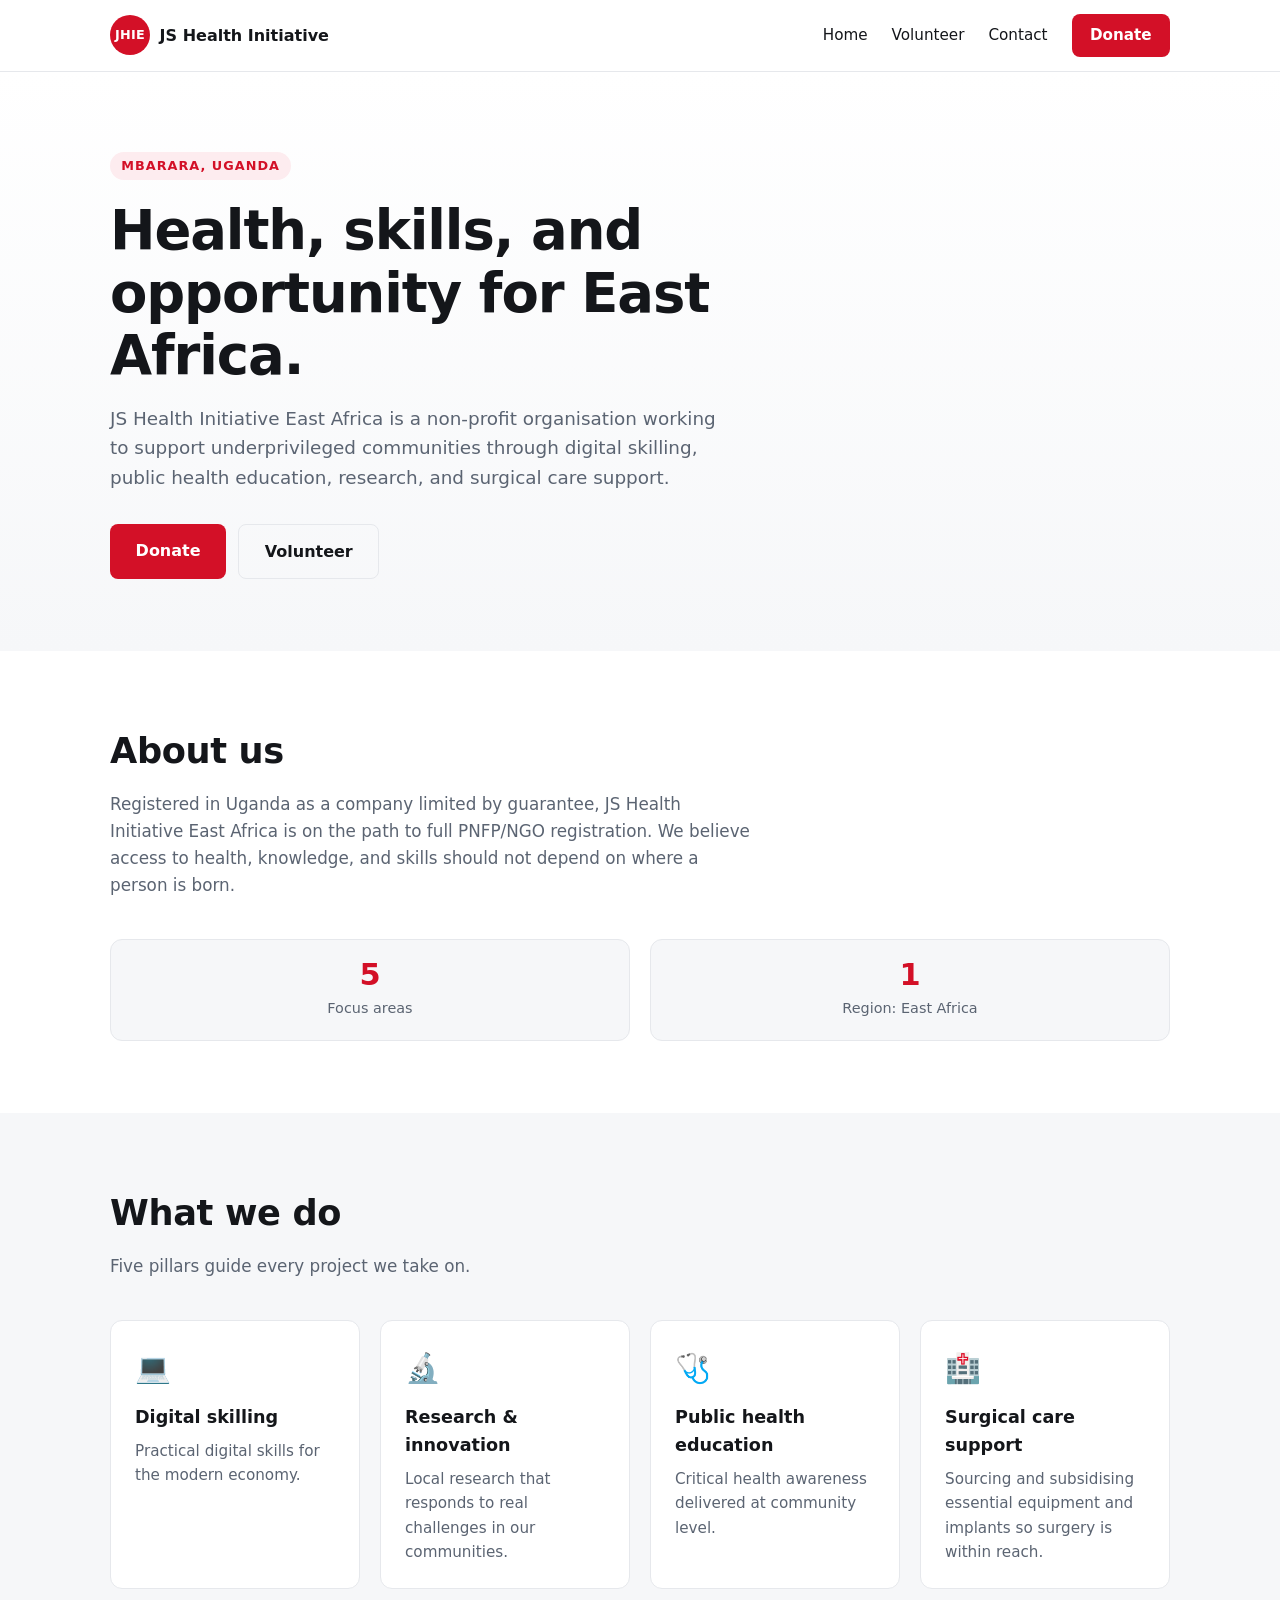
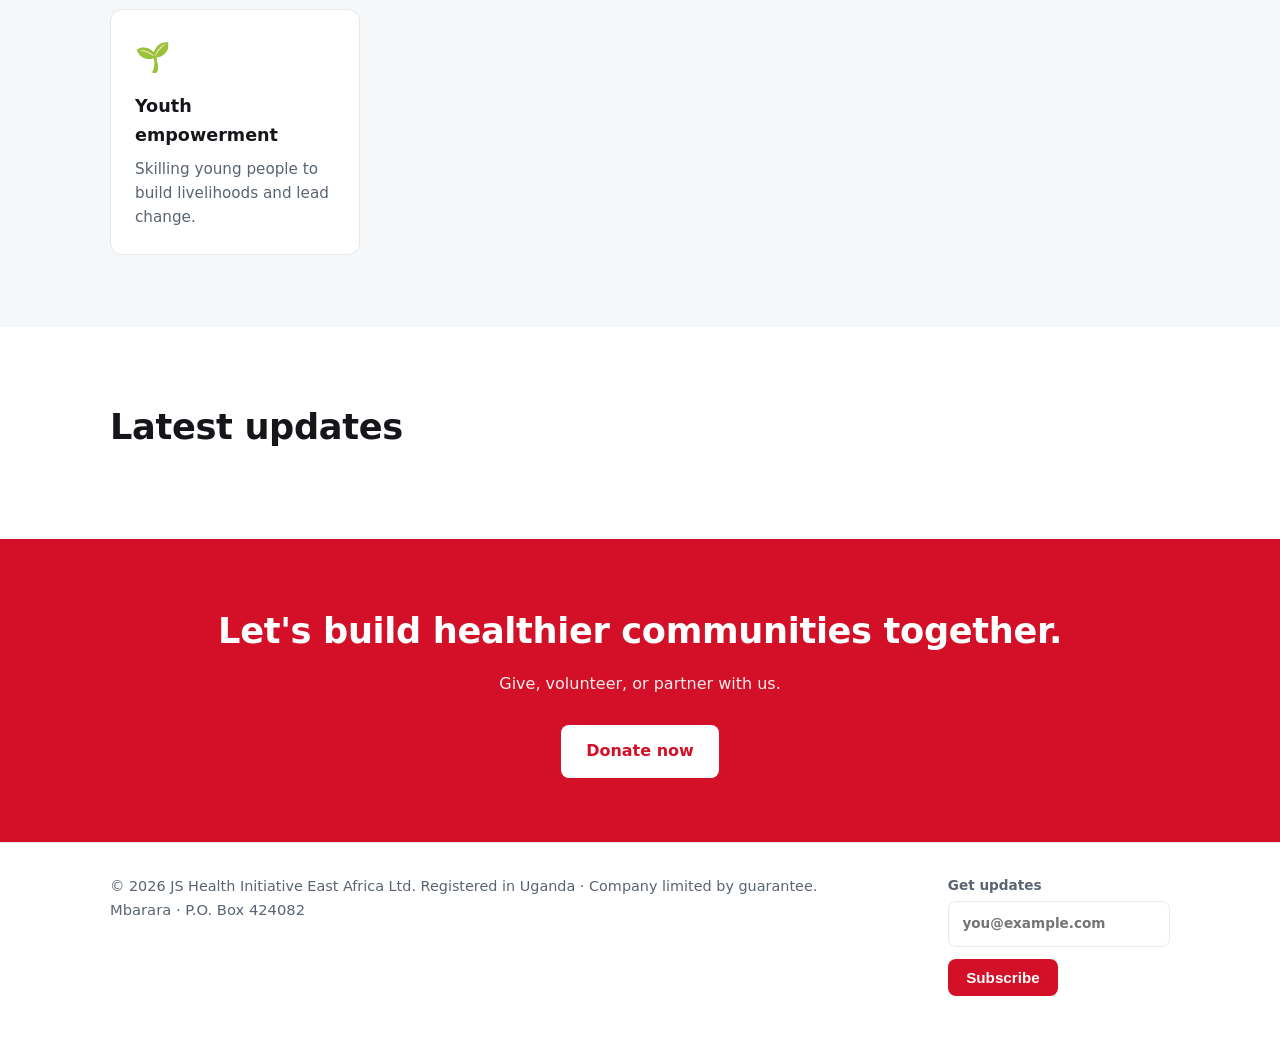
<file: index.html>
<!DOCTYPE html>
<html lang="en"><head><meta charset="UTF-8"><meta name="viewport" content="width=device-width, initial-scale=1.0">
<title>Health, Skills & Innovation — JS Health Initiative East Africa</title>
<meta name="description" content="A Ugandan non-profit supporting communities through digital skilling, public health education, research and surgical care support.">
<link rel="stylesheet" href="style.css"><link rel="stylesheet" href="extra.css"></head>
<body><div id="nav"></div>
<section class="hero"><div class="container"><p class="eyebrow">Mbarara, Uganda</p>
<h1>Health, skills, and opportunity for East Africa.</h1>
<p class="lead">JS Health Initiative East Africa is a non-profit organisation working to support underprivileged communities through digital skilling, public health education, research, and surgical care support.</p>
<div class="hero-actions"><a href="donate.html" class="btn btn-large">Donate</a><a href="volunteer.html" class="btn btn-large btn-ghost">Volunteer</a></div></div></section>
<section id="about" class="section"><div class="container"><h2>About us</h2>
<p class="section-lead">Registered in Uganda as a company limited by guarantee, JS Health Initiative East Africa is on the path to full PNFP/NGO registration. We believe access to health, knowledge, and skills should not depend on where a person is born.</p>
<div class="stats"><div class="stat"><div class="stat-num">5</div><div class="stat-label">Focus areas</div></div><div class="stat"><div class="stat-num">1</div><div class="stat-label">Region: East Africa</div></div></div></div></section>
<section id="activities" class="section section-alt"><div class="container"><h2>What we do</h2><p class="section-lead">Five pillars guide every project we take on.</p>
<div class="feature-grid">
<div class="feature"><div class="feature-icon">💻</div><h3>Digital skilling</h3><p>Practical digital skills for the modern economy.</p></div>
<div class="feature"><div class="feature-icon">🔬</div><h3>Research &amp; innovation</h3><p>Local research that responds to real challenges in our communities.</p></div>
<div class="feature"><div class="feature-icon">🩺</div><h3>Public health education</h3><p>Critical health awareness delivered at community level.</p></div>
<div class="feature"><div class="feature-icon">🏥</div><h3>Surgical care support</h3><p>Sourcing and subsidising essential equipment and implants so surgery is within reach.</p></div>
<div class="feature"><div class="feature-icon">🌱</div><h3>Youth empowerment</h3><p>Skilling young people to build livelihoods and lead change.</p></div></div></div></section>
<section class="section"><div class="container"><h2>Latest updates</h2><div id="updates" class="feature-grid"></div></div></section>
<section class="cta"><div class="container"><h2>Let's build healthier communities together.</h2><p>Give, volunteer, or partner with us.</p><a href="donate.html" class="btn btn-large">Donate now</a></div></section>
<div id="foot"></div><script src="config.js"></script><script src="app.js"></script></body></html>
</file>
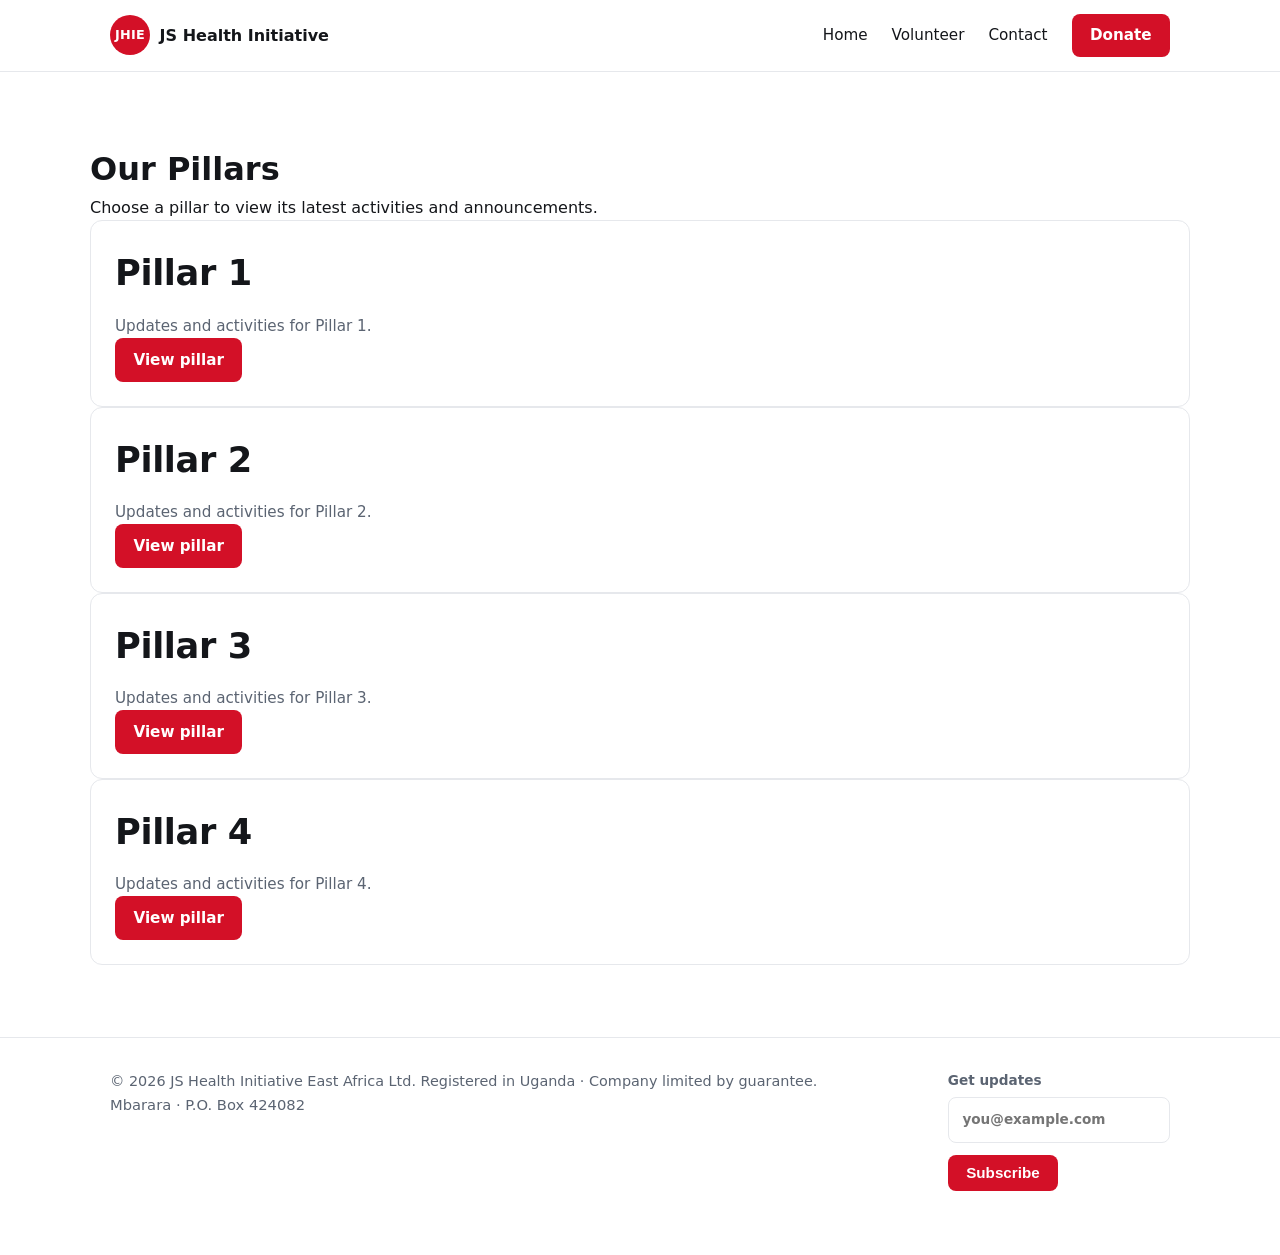
<file: admin.html>
<!DOCTYPE html>
<html lang="en">
<head>
  <meta charset="UTF-8">
  <meta name="viewport" content="width=device-width, initial-scale=1.0">
  <meta name="robots" content="index,follow">
  <title>Our Pillars | JS Health Initiative</title>
  <link rel="stylesheet" href="style.css">
  <link rel="stylesheet" href="extra.css">
</head>
<body>
  <div id="nav"></div>
  <main class="container section">
    <h1>Our Pillars</h1>
    <p>Choose a pillar to view its latest activities and announcements.</p>
    <div class="features" id="pillar-list"></div>
  </main>
  <div id="foot"></div>
  <script>
    // Keep these slugs and names in sync with PILLARS in admin.js and pillar.html.
    const PILLARS = [
      { slug: "pillar-1", name: "Pillar 1", description: "Updates and activities for Pillar 1." },
      { slug: "pillar-2", name: "Pillar 2", description: "Updates and activities for Pillar 2." },
      { slug: "pillar-3", name: "Pillar 3", description: "Updates and activities for Pillar 3." },
      { slug: "pillar-4", name: "Pillar 4", description: "Updates and activities for Pillar 4." }
    ];
    document.getElementById("pillar-list").innerHTML = PILLARS.map(p =>
      `<article class="feature"><h2>${p.name}</h2><p>${p.description}</p><a class="btn" href="pillar.html?pillar=${encodeURIComponent(p.slug)}">View pillar</a></article>`
    ).join("");
  </script>
  <script src="config.js"></script>
  <script src="app.js"></script>
</body>
</html>
</file>
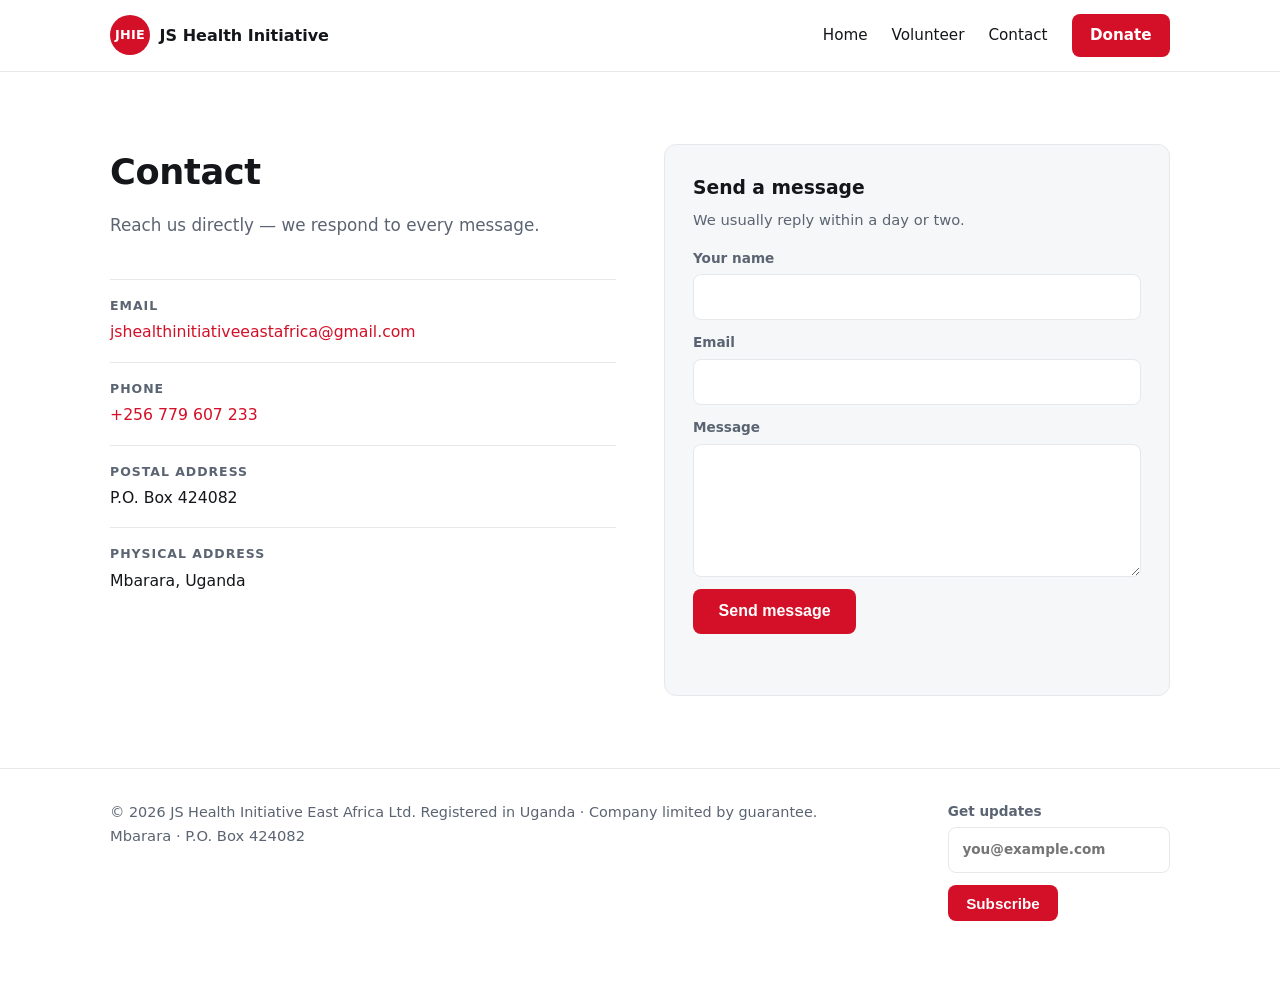
<file: contact.html>
<!DOCTYPE html>
<html lang="en"><head><meta charset="UTF-8"><meta name="viewport" content="width=device-width, initial-scale=1.0">
<title>Contact — JS Health Initiative East Africa</title>
<meta name="description" content="A Ugandan non-profit supporting communities through digital skilling, public health education, research and surgical care support.">
<link rel="stylesheet" href="style.css"><link rel="stylesheet" href="extra.css"></head>
<body><div id="nav"></div>
<section class="section"><div class="container contact-grid"><div><h2>Contact</h2><p class="section-lead">Reach us directly — we respond to every message.</p>
<ul class="contact-list"><li><strong>Email</strong><a href="mailto:jshealthinitiativeeastafrica@gmail.com">jshealthinitiativeeastafrica@gmail.com</a></li>
<li><strong>Phone</strong><a href="tel:+256779607233">+256 779 607 233</a></li><li><strong>Postal Address</strong>P.O. Box 424082</li><li><strong>Physical Address</strong>Mbarara, Uganda</li></ul></div>
<div class="contact-card"><h3>Send a message</h3><p class="muted">We usually reply within a day or two.</p>
<form class="stacked-form" data-type="contact" novalidate>
<label>Your name<input name="name" maxlength="100" required></label><label>Email<input name="email" type="email" required></label>
<label>Message<textarea name="message" rows="5" maxlength="3000" required></textarea></label>
<button class="btn btn-large">Send message</button><p class="form-status" role="status"></p></form></div></div></section>
<div id="foot"></div><script src="config.js"></script><script src="app.js"></script></body></html>
</file>
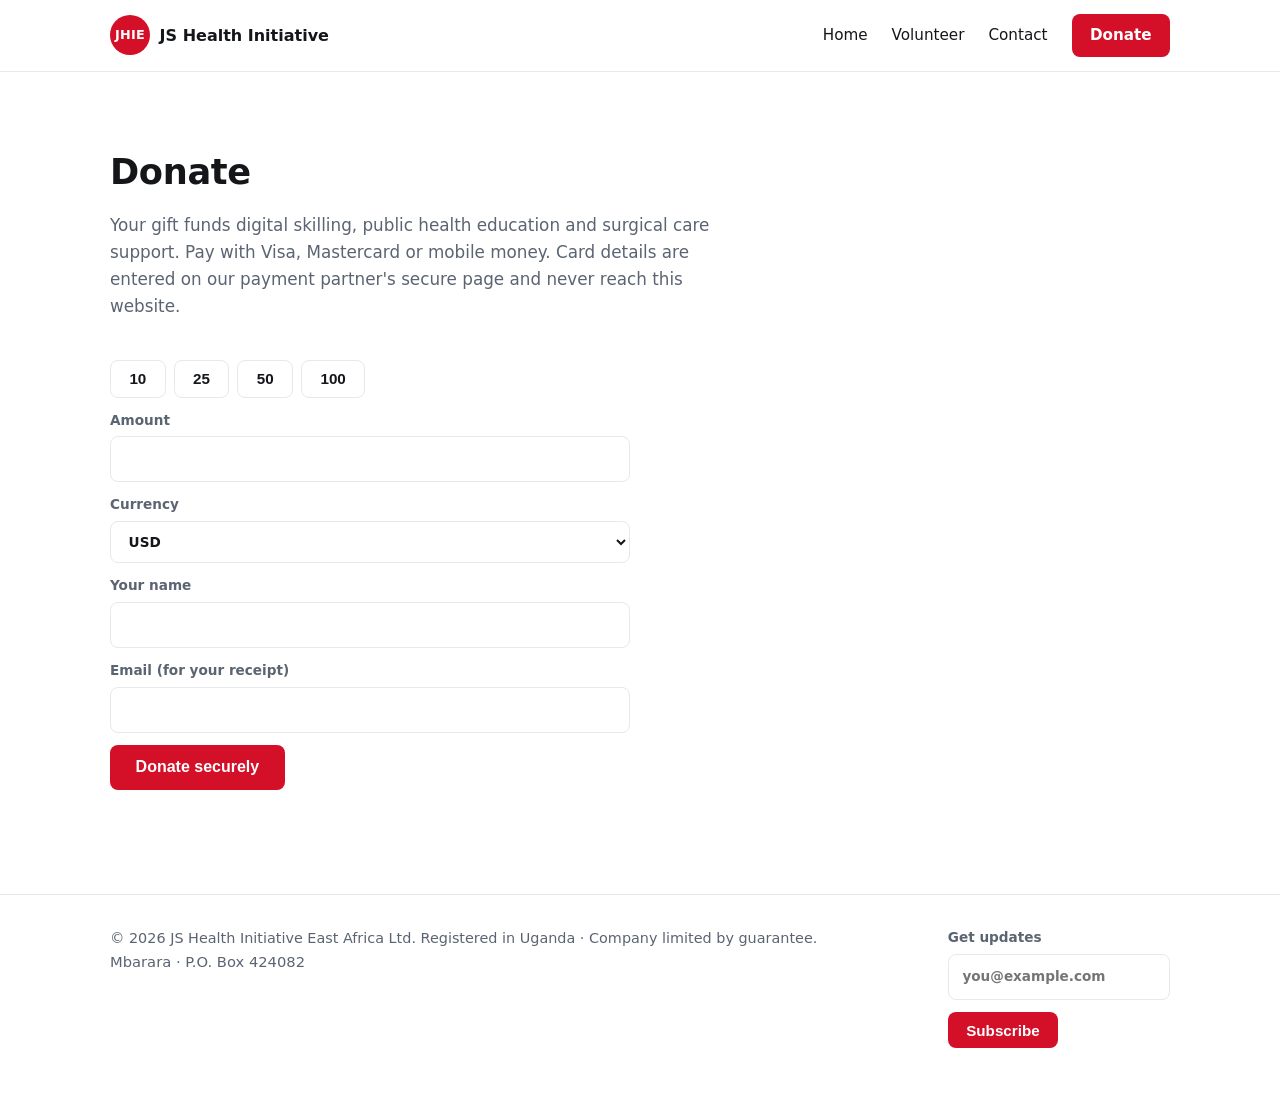
<file: donate.html>
<!DOCTYPE html>
<html lang="en"><head><meta charset="UTF-8"><meta name="viewport" content="width=device-width, initial-scale=1.0">
<title>Donate — JS Health Initiative East Africa</title>
<meta name="description" content="A Ugandan non-profit supporting communities through digital skilling, public health education, research and surgical care support.">
<link rel="stylesheet" href="style.css"><link rel="stylesheet" href="extra.css"></head>
<body><div id="nav"></div>
<section class="section"><div class="container"><h2>Donate</h2>
<p class="section-lead">Your gift funds digital skilling, public health education and surgical care support. Pay with Visa, Mastercard or mobile money. Card details are entered on our payment partner's secure page and never reach this website.</p>
<div id="banner"></div>
<form id="donate" class="stacked-form" data-type="donate" novalidate>
<div class="amounts"><button type="button" class="btn btn-ghost" data-a="10">10</button><button type="button" class="btn btn-ghost" data-a="25">25</button><button type="button" class="btn btn-ghost" data-a="50">50</button><button type="button" class="btn btn-ghost" data-a="100">100</button></div>
<label>Amount<input name="amount" type="number" min="1" step="any" required></label>
<label>Currency<select name="currency"><option>USD</option><option>EUR</option><option>GBP</option><option>UGX</option></select></label>
<label>Your name<input name="name" maxlength="100" required></label><label>Email (for your receipt)<input name="email" type="email" required></label>
<button class="btn btn-large">Donate securely</button><p class="form-status" role="status"></p></form></div></section>
<div id="foot"></div><script src="config.js"></script><script src="app.js"></script></body></html>
</file>
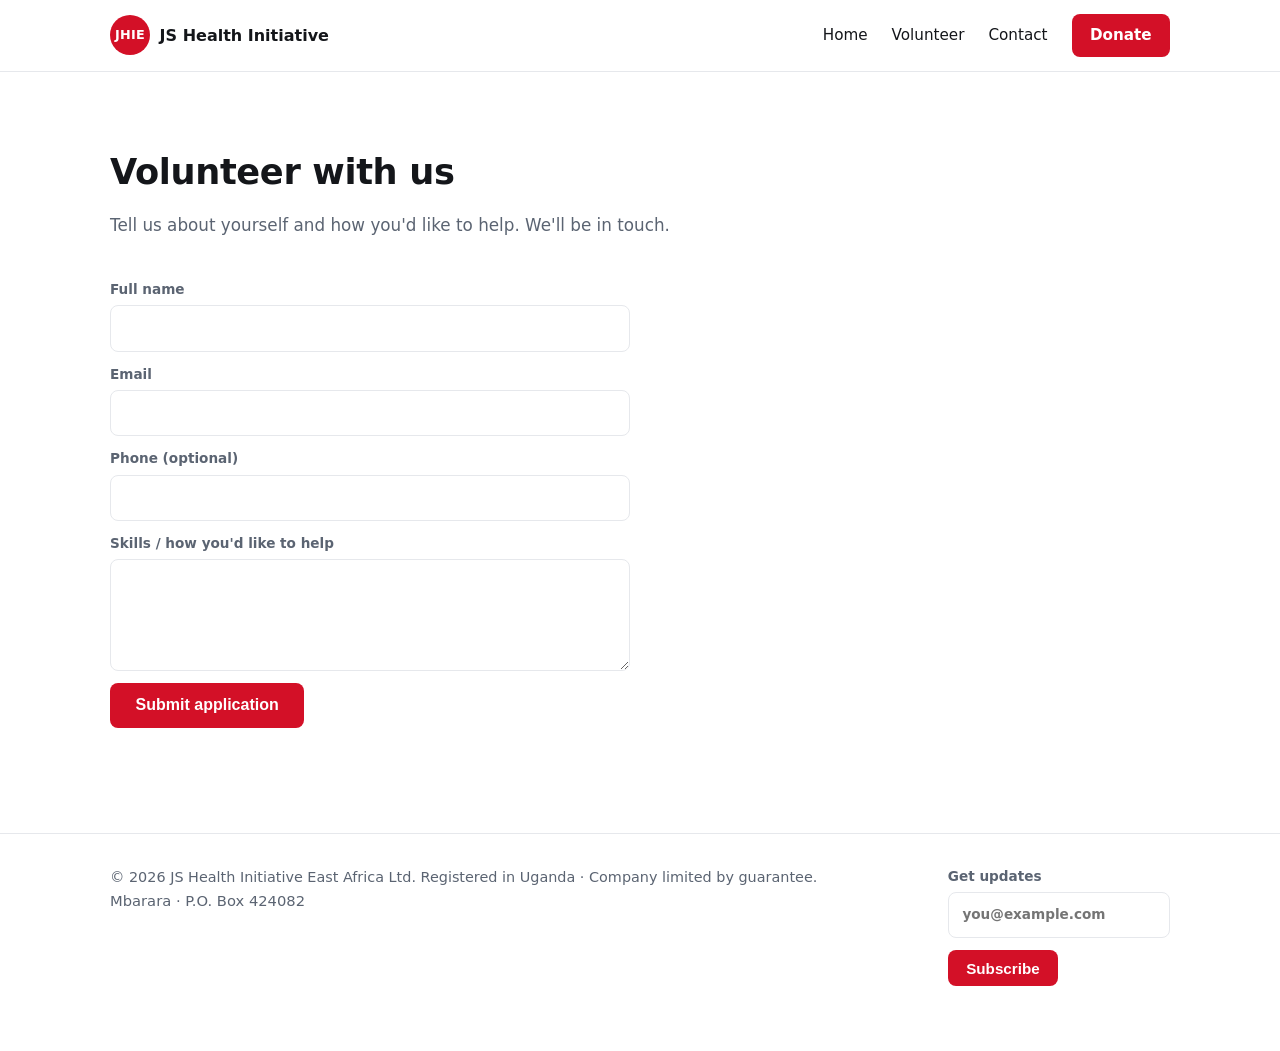
<file: volunteer.html>
<!DOCTYPE html>
<html lang="en"><head><meta charset="UTF-8"><meta name="viewport" content="width=device-width, initial-scale=1.0">
<title>Volunteer — JS Health Initiative East Africa</title>
<meta name="description" content="A Ugandan non-profit supporting communities through digital skilling, public health education, research and surgical care support.">
<link rel="stylesheet" href="style.css"><link rel="stylesheet" href="extra.css"></head>
<body><div id="nav"></div>
<section class="section"><div class="container"><h2>Volunteer with us</h2><p class="section-lead">Tell us about yourself and how you'd like to help. We'll be in touch.</p>
<form class="stacked-form" data-type="volunteer" novalidate>
<label>Full name<input name="name" maxlength="100" required></label>
<label>Email<input name="email" type="email" required></label>
<label>Phone (optional)<input name="phone" type="tel" maxlength="30"></label>
<label>Skills / how you'd like to help<textarea name="skills" rows="4" maxlength="3000" required></textarea></label>
<button class="btn btn-large">Submit application</button><p class="form-status" role="status"></p></form></div></section>
<div id="foot"></div><script src="config.js"></script><script src="app.js"></script></body></html>
</file>
<file: style.css>
:root {
  --accent: #d31027;      /* red from your logo */
  --accent-dark: #a30c1d;
  --text: #14161a;
  --muted: #5b6472;
  --bg: #ffffff;
  --bg-alt: #f6f7f9;
  --border: #e6e8ec;
  --radius: 12px;
}

* { box-sizing: border-box; margin: 0; padding: 0; }

html { scroll-behavior: smooth; }

body {
  font-family: system-ui, -apple-system, "Segoe UI", Roboto, sans-serif;
  color: var(--text);
  background: var(--bg);
  line-height: 1.6;
  -webkit-font-smoothing: antialiased;
}

img { max-width: 100%; display: block; }

a { color: var(--accent); text-decoration: none; }
a:hover { text-decoration: underline; }

.container {
  max-width: 1100px;
  margin: 0 auto;
  padding: 0 1.25rem;
}

/* ---------- NAV ---------- */
.nav {
  position: sticky;
  top: 0;
  background: rgba(255,255,255,0.9);
  backdrop-filter: blur(8px);
  border-bottom: 1px solid var(--border);
  z-index: 10;
}

.nav-inner {
  display: flex;
  align-items: center;
  justify-content: space-between;
  padding: 0.85rem 1.25rem;
}

.logo {
  display: flex;
  align-items: center;
  gap: 0.6rem;
  color: var(--text);
  text-decoration: none;
  font-weight: 700;
}

.logo:hover { text-decoration: none; }

.logo-mark {
  width: 40px; height: 40px;
  display: grid;
  place-items: center;
  background: var(--accent);
  color: #fff;
  border-radius: 50%;
  font-size: 0.8rem;
  font-weight: 800;
  letter-spacing: 0.02em;
}

.logo-text { font-size: 1rem; }

.nav-links {
  display: flex;
  align-items: center;
  gap: 1.5rem;
  font-size: 0.95rem;
}

.nav-links a { color: var(--text); }
.nav-links .btn { color: #fff; }

/* ---------- BUTTONS ---------- */
.btn {
  display: inline-block;
  background: var(--accent);
  color: #fff;
  padding: 0.6rem 1.15rem;
  border-radius: 8px;
  font-weight: 600;
  text-decoration: none;
  border: none;
  cursor: pointer;
  font-size: 0.95rem;
  transition: background 0.15s ease, transform 0.15s ease;
}

.btn:hover {
  background: var(--accent-dark);
  text-decoration: none;
  transform: translateY(-1px);
}

.btn-large { padding: 0.85rem 1.6rem; font-size: 1rem; }

.btn-ghost {
  background: transparent;
  color: var(--text);
  border: 1px solid var(--border);
}

.btn-ghost:hover { background: var(--bg-alt); color: var(--text); }

/* ---------- HERO ---------- */
.hero {
  padding: 5rem 0 4.5rem;
  background: linear-gradient(180deg, #fff 0%, var(--bg-alt) 100%);
}

.eyebrow {
  display: inline-block;
  font-size: 0.8rem;
  font-weight: 600;
  text-transform: uppercase;
  letter-spacing: 0.08em;
  color: var(--accent);
  background: #fdecef;
  padding: 0.25rem 0.7rem;
  border-radius: 999px;
  margin-bottom: 1.25rem;
}

.hero h1 {
  font-size: clamp(2rem, 5vw, 3.4rem);
  line-height: 1.15;
  letter-spacing: -0.02em;
  margin-bottom: 1rem;
  max-width: 800px;
}

.lead {
  font-size: 1.15rem;
  color: var(--muted);
  max-width: 620px;
  margin-bottom: 2rem;
}

.hero-actions { display: flex; flex-wrap: wrap; gap: 0.75rem; }

/* ---------- SECTIONS ---------- */
.section { padding: 4.5rem 0; }
.section-alt { background: var(--bg-alt); }

.section h2 {
  font-size: clamp(1.6rem, 3vw, 2.2rem);
  letter-spacing: -0.01em;
  margin-bottom: 0.75rem;
}

.section-lead {
  color: var(--muted);
  max-width: 640px;
  margin-bottom: 2.5rem;
  font-size: 1.05rem;
}

/* ---------- STATS ---------- */
.stats {
  display: grid;
  grid-template-columns: repeat(auto-fit, minmax(160px, 1fr));
  gap: 1.25rem;
  margin-top: 1rem;
}

.stat {
  background: var(--bg-alt);
  border: 1px solid var(--border);
  border-radius: var(--radius);
  padding: 1.25rem;
  text-align: center;
}

.stat-num {
  font-size: 1.9rem;
  font-weight: 700;
  color: var(--accent);
  line-height: 1;
  margin-bottom: 0.4rem;
}

.stat-label {
  font-size: 0.9rem;
  color: var(--muted);
}

/* ---------- FEATURES ---------- */
.feature-grid {
  display: grid;
  grid-template-columns: repeat(auto-fit, minmax(240px, 1fr));
  gap: 1.25rem;
}

.feature {
  background: #fff;
  border: 1px solid var(--border);
  border-radius: var(--radius);
  padding: 1.5rem;
  transition: transform 0.15s ease, box-shadow 0.15s ease;
}

.feature:hover {
  transform: translateY(-3px);
  box-shadow: 0 10px 25px rgba(0,0,0,0.06);
}

.feature-icon {
  font-size: 1.8rem;
  margin-bottom: 0.75rem;
}

.feature h3 {
  font-size: 1.1rem;
  margin-bottom: 0.5rem;
}

.feature p {
  color: var(--muted);
  font-size: 0.95rem;
}

/* ---------- CTA ---------- */
.cta {
  background: var(--accent);
  color: #fff;
  padding: 4rem 0;
  text-align: center;
}

.cta h2 {
  font-size: clamp(1.6rem, 3vw, 2.2rem);
  margin-bottom: 0.75rem;
  letter-spacing: -0.01em;
}

.cta p {
  max-width: 560px;
  margin: 0 auto 1.75rem;
  opacity: 0.92;
}

.cta .btn {
  background: #fff;
  color: var(--accent);
}

.cta .btn:hover {
  background: #ffe9ec;
  color: var(--accent-dark);
}

/* ---------- CONTACT ---------- */
.contact-grid {
  display: grid;
  grid-template-columns: 1fr 1fr;
  gap: 3rem;
  align-items: start;
}

.contact-list {
  list-style: none;
  display: grid;
  gap: 1.1rem;
}

.contact-list li {
  border-top: 1px solid var(--border);
  padding-top: 1rem;
  font-size: 0.98rem;
}

.contact-list strong {
  display: block;
  font-size: 0.78rem;
  text-transform: uppercase;
  letter-spacing: 0.08em;
  color: var(--muted);
  margin-bottom: 0.2rem;
}

.contact-card {
  background: var(--bg-alt);
  border: 1px solid var(--border);
  border-radius: var(--radius);
  padding: 1.75rem;
}

.contact-card h3 { margin-bottom: 0.35rem; }
.muted { color: var(--muted); font-size: 0.92rem; }

.contact-card form {
  display: grid;
  gap: 0.75rem;
  margin-top: 1rem;
}

.contact-card label {
  font-size: 0.85rem;
  font-weight: 600;
  color: var(--muted);
}

.contact-card input,
.contact-card textarea {
  width: 100%;
  padding: 0.7rem 0.85rem;
  border: 1px solid var(--border);
  border-radius: 8px;
  font: inherit;
  background: #fff;
  resize: vertical;
}

.contact-card input:focus,
.contact-card textarea:focus {
  outline: 2px solid var(--accent);
  outline-offset: 1px;
  border-color: transparent;
}

.contact-card button { justify-self: start; }

/* ---------- FOOTER ---------- */
footer {
  border-top: 1px solid var(--border);
  padding: 2rem 0;
  font-size: 0.9rem;
  color: var(--muted);
}

.footer-inner {
  display: flex;
  justify-content: space-between;
  flex-wrap: wrap;
  gap: 0.75rem;
}

/* ---------- RESPONSIVE ---------- */
@media (max-width: 720px) {
  .nav-links a:not(.btn) { display: none; }
  .contact-grid { grid-template-columns: 1fr; gap: 2rem; }
  .hero { padding: 3.5rem 0 3rem; }
  .section { padding: 3rem 0; }
  .footer-inner { justify-content: center; text-align: center; }
}
</file>
<file: extra.css>
[hidden]{display:none!important}
.stacked-form{display:grid;gap:.75rem;max-width:520px}
.stacked-form label{font-size:.85rem;font-weight:600;color:var(--muted);display:grid;gap:.3rem}
.stacked-form input,.stacked-form textarea,.stacked-form select{width:100%;padding:.7rem .85rem;border:1px solid var(--border);border-radius:8px;font:inherit;background:#fff;color:var(--text)}
.stacked-form input:focus,.stacked-form textarea:focus,.stacked-form select:focus{outline:2px solid var(--accent);outline-offset:1px}
.stacked-form button{justify-self:start}
.contact-card .stacked-form{max-width:none}
.hp{position:absolute;left:-9999px;width:1px;height:1px;opacity:0}
.form-status{min-height:1.4em;font-size:.92rem;color:var(--muted)}
.amounts{display:flex;flex-wrap:wrap;gap:.5rem}
.banner{background:#e8f7ee;border:1px solid #b7e4c7;padding:.8rem 1rem;border-radius:8px;margin-bottom:1.25rem;max-width:520px}
.banner.bad{background:#fdecef;border-color:#f5b5bf}
.feature img{border-radius:8px;margin-bottom:.75rem;width:100%;max-height:180px;object-fit:cover}
.admin{padding:2rem 1.25rem}
.tabs{display:flex;flex-wrap:wrap;gap:.5rem;margin:1rem 0}
.scroll{overflow-x:auto}
table{border-collapse:collapse;width:100%;font-size:.9rem}
th,td{border-bottom:1px solid var(--border);padding:.5rem;text-align:left;vertical-align:top}
.admin .stacked-form{margin-bottom:2rem}
</file>
